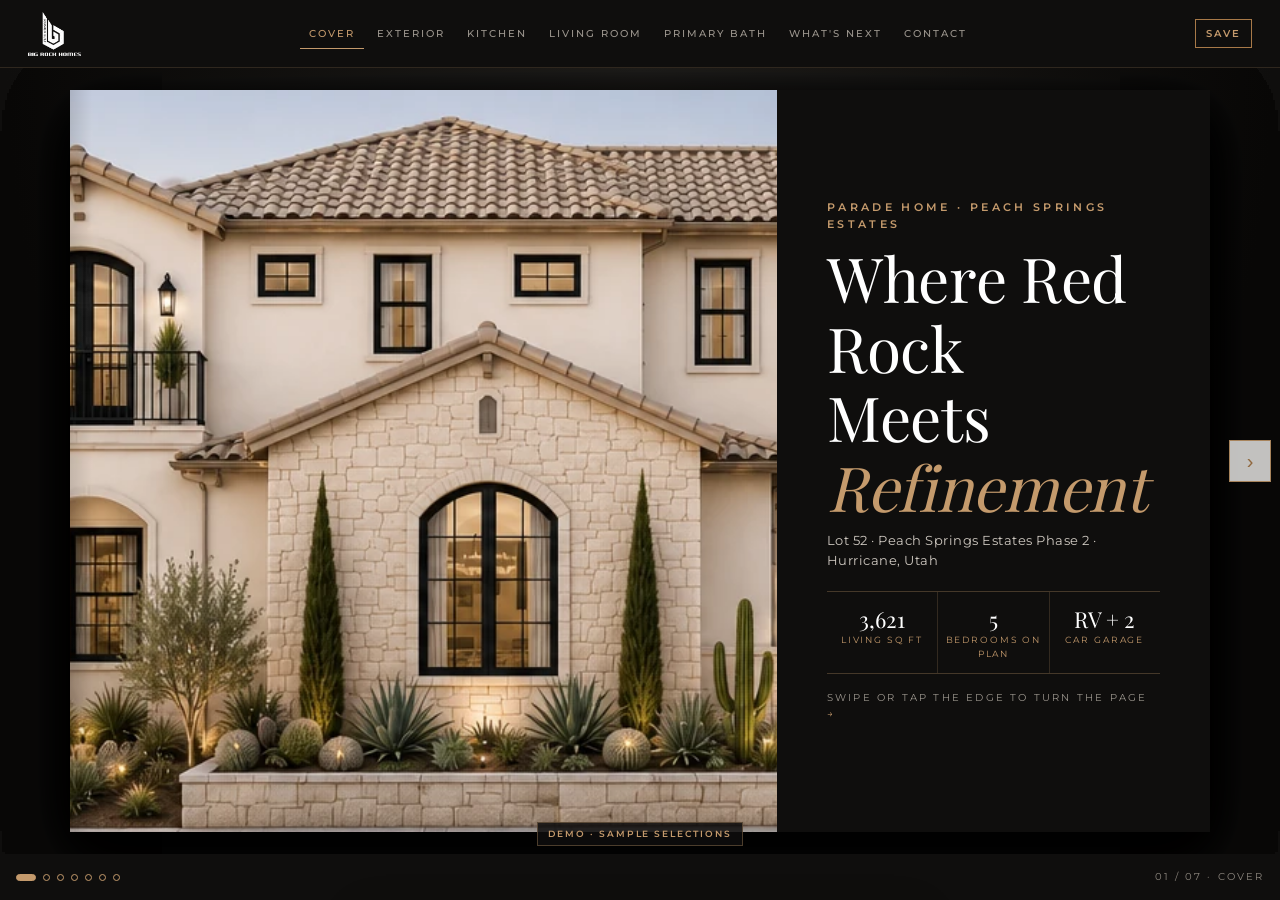
<file: index.html>
<!doctype html><html lang="en"><head>
<meta charset="utf-8"><meta name="viewport" content="width=device-width,initial-scale=1,viewport-fit=cover">
<meta name="robots" content="noindex,nofollow"><meta name="theme-color" content="#1C1B1A">
<title>Lot 52 Parade Home · Big Rock Homes · Selections Booklet</title>
<link rel="icon" href="assets/newlogoblack.webp"><link rel="stylesheet" href="css/book.css">
<!-- RETARGETING PLACEHOLDERS: INACTIVE. Enable only after Jacob approves, a cookie/privacy notice is live, and IDs are confirmed.
<script>!function(f,b,e,v,n,t,s){/* Meta Pixel base code */}(window,document,'script','https://connect.facebook.net/en_US/fbevents.js');fbq('init','META_PIXEL_ID_TBD');fbq('track','PageView');</script>
<script async src="https://www.googletagmanager.com/gtag/js?id=G-TBD"></script>
<script>window.dataLayer=window.dataLayer||[];function gtag(){dataLayer.push(arguments)}gtag('js',new Date());gtag('config','G-TBD');</script>
-->
</head><body>
<div class="demo-label">Demo · sample selections</div>
<div id="admin" class="admin" hidden></div>
<div id="app">
<header class="top"><img class="logo" src="assets/newlogowhite-trim.png" alt="Big Rock Homes"><nav class="index" id="index" aria-label="Rooms"></nav><button class="save" onclick="openLead('header')">Save</button></header>
<main class="stage"><div class="book" id="book" aria-live="polite"></div>
<button class="edge prev" id="prev" aria-label="Previous page"><span>&#8249;</span></button><button class="edge next" id="next" aria-label="Next page"><span>&#8250;</span></button></main>
<footer class="bar"><div class="dots" id="dots"></div><div class="pgno" id="pgno"></div></footer>
</div>
<template id="credits"><p class="credits">Presented by <a href="https://jacobmorleyrealestate.com" target="_blank" rel="noopener">Jacob Morley, Red Rock Real Estate</a>, your Southern Utah real estate resource. Built by Big Rock Homes. Brand colors, fonts and logo from <a href="https://bigrockhomesut.com/" target="_blank" rel="noopener">bigrockhomesut.com</a>. Interior selections are examples only. Price and Parade dates not yet confirmed. Privacy: this demo keeps form entries in your browser only; the live site may use cookies/pixels for ads, and a full privacy notice will be posted before launch.</p></template>
<script src="config.js"></script><script src="data/selections.js"></script><script src="js/lead.js"></script><script src="js/book.js"></script>
</body></html>
</file>
<file: css/book.css>
@font-face{font-family:"Playfair Display";src:url(../fonts/PlayfairDisplay.ttf);font-display:swap}
@font-face{font-family:Montserrat;src:url(../fonts/Montserrat.ttf);font-display:swap}
/* Blend: Big Rock bronze/sand/iron palette + Playfair/Montserrat (bigrockhomesut.com CSS) with the deep-black + warm-gold contrast and wide .2em tracking seen on jacobmorleyrealestate.com */
:root{--bronze:#A87948;--bl:#C49A6C;--bd:#855E35;--iron:#1C1B1A;--iron8:#3A3836;--ink:#0F0E0D;--sand:#E6E2DD;--sandl:#F5F4F2;--sandd:#D1CCC5;--paper:#FBFAF8;--topH:58px;--barH:46px}
*{box-sizing:border-box;margin:0;padding:0}
html,body{height:100%;overflow:hidden}
body{font-family:Montserrat,sans-serif;color:var(--iron);background:var(--ink);-webkit-font-smoothing:antialiased;-moz-osx-font-smoothing:grayscale;text-rendering:optimizeLegibility;line-height:1.6}
h1,h2,h3{font-family:"Playfair Display",serif;font-weight:400;line-height:1.12;letter-spacing:-.005em}
.eyebrow{font-size:10.5px;font-weight:600;letter-spacing:.32em;text-transform:uppercase;color:var(--bronze)}
.tag{display:inline-block;font:700 8.5px Montserrat;letter-spacing:.2em;text-transform:uppercase;border:1px solid var(--bronze);color:var(--bd);padding:3px 6px;vertical-align:middle;font-style:normal}
.tag.solid{background:var(--bronze);color:#fff}
.btn{display:inline-flex;align-items:center;justify-content:center;padding:14px 24px;font:500 11px Montserrat;letter-spacing:.2em;text-transform:uppercase;border:1px solid var(--iron);background:transparent;color:var(--iron);cursor:pointer;text-decoration:none;transition:.3s;border-radius:0}
.btn:hover{background:var(--iron);color:#fff}.btn.solid{background:var(--bronze);border-color:var(--bronze);color:#fff}.btn.solid:hover{background:var(--bd)}
.btn.ghost{border-color:rgba(255,255,255,.6);color:#fff}.btn.ghost:hover{background:#fff;color:var(--iron)}
.demo-label{position:fixed;left:0;right:0;margin:0 auto;width:max-content;bottom:calc(var(--barH) + 8px);z-index:90;background:rgba(15,14,13,.85);color:var(--bl);font-size:9px;letter-spacing:.22em;text-transform:uppercase;padding:4px 10px;font-weight:600;pointer-events:none;border:1px solid rgba(196,154,108,.35)}
#app{height:100%;display:flex;flex-direction:column}
.top{height:var(--topH);display:flex;align-items:center;gap:14px;padding:0 14px;background:var(--ink);color:#fff;border-bottom:1px solid rgba(196,154,108,.18);flex:0 0 auto}
.top .logo{height:36px;flex:0 0 auto}
.index{flex:1;display:flex;gap:4px;overflow-x:auto;scrollbar-width:none;mask-image:linear-gradient(90deg,transparent,#000 12px,#000 calc(100% - 12px),transparent)}
.index::-webkit-scrollbar{display:none}
.index button{flex:0 0 auto;background:none;border:none;color:#9b958d;font:500 10px Montserrat;letter-spacing:.2em;text-transform:uppercase;padding:8px 9px;cursor:pointer;border-bottom:1px solid transparent;transition:.3s}
.index button.on{color:var(--bl);border-bottom-color:var(--bl)}
.top .save{background:none;border:1px solid var(--bronze);color:var(--bl);font:600 9.5px Montserrat;letter-spacing:.2em;text-transform:uppercase;padding:8px 10px;cursor:pointer}
.stage{position:relative;flex:1;perspective:2400px;padding:10px;overflow:hidden;background:radial-gradient(ellipse at 50% 0,#24221f 0,var(--ink) 70%)}
.book{position:relative;height:100%;max-width:1180px;margin:0 auto}.book.flipping{transform-style:preserve-3d}
.leaf{position:absolute;inset:0;transform-origin:left center;transform:none}.flipping .leaf{transform-style:preserve-3d;transition:transform 1s cubic-bezier(.645,.045,.355,1)}
.flipping .leaf.turned{transform:rotateY(-178deg)}.book:not(.flipping) .leaf.turned{visibility:hidden}.book:not(.flipping) .backside{display:none}.leaf.gone{visibility:hidden}
.face{position:absolute;inset:0;overflow:hidden;background:var(--paper);box-shadow:0 20px 60px rgba(0,0,0,.45)}
.face.front:after{content:"";position:absolute;inset:0 auto 0 0;width:22px;background:linear-gradient(90deg,rgba(0,0,0,.12),transparent);pointer-events:none}
.leaf.turned .face.front:before{content:"";position:absolute;inset:0;background:linear-gradient(90deg,rgba(0,0,0,0),rgba(0,0,0,.25));z-index:3}
.flipping .face{backface-visibility:hidden;-webkit-backface-visibility:hidden}.flipping .backside{transform:rotateY(180deg)}.backside{background:var(--sand);display:flex;align-items:center;justify-content:center}.backside img{width:30%;opacity:.12}
.pg{height:100%}.scroll{height:100%;overflow-y:auto;-webkit-overflow-scrolling:touch;padding:34px 22px 70px;overscroll-behavior:contain}
.edge{position:absolute;top:10px;bottom:10px;width:14%;max-width:90px;z-index:20;background:none;border:none;cursor:pointer;color:var(--bronze);opacity:.0;transition:opacity .3s}
.edge span{display:inline-flex;width:42px;height:42px;align-items:center;justify-content:center;border:1px solid var(--bl);background:rgba(251,250,248,.9);font-size:20px}
.edge.prev{left:0}.edge.next{right:0;opacity:.85}.edge:disabled{display:none}
.edge.next span{animation:nudge 2.4s ease-in-out 1.2s 3}
@keyframes nudge{50%{transform:translateX(5px)}}
.bar{height:var(--barH);display:flex;align-items:center;justify-content:space-between;padding:0 16px;color:#8d877f;font-size:9.5px;letter-spacing:.22em;text-transform:uppercase;flex:0 0 auto}
.dots{display:flex;gap:7px}.dots button{width:7px;height:7px;border-radius:50%;border:1px solid var(--bl);background:none;padding:0;cursor:pointer;transition:.3s}.dots button.on{background:var(--bl);width:20px;border-radius:4px}
/* cover */
.cover{display:flex;flex-direction:column;background:var(--ink);color:#fff}
.cover-img{flex:1 1 52%;position:relative;overflow:hidden;background-color:#2a2724}.cover-img img,.room-photo img{position:absolute;inset:0;width:100%;height:100%;object-fit:cover;object-position:46% 45%;display:block}
.cover-txt{padding:26px 24px 30px;position:relative;background:var(--ink)}
.cover .eyebrow{color:var(--bl)}.cover h1{font-size:clamp(34px,9vw,62px);margin:10px 0 10px}.cover h1 em{color:var(--bl)}
.cover .addr{font-size:12.5px;color:#cfc9c1;letter-spacing:.04em}
.facts{display:flex;gap:0;margin:20px 0 16px;border-top:1px solid rgba(196,154,108,.3);border-bottom:1px solid rgba(196,154,108,.3)}
.facts div{flex:1;padding:12px 4px;text-align:center}.facts div+div{border-left:1px solid rgba(196,154,108,.2)}
.facts dt{font:400 22px "Playfair Display"}.facts dd{font-size:8.5px;letter-spacing:.22em;text-transform:uppercase;color:var(--bl)}
.hint{font-size:10px;letter-spacing:.22em;text-transform:uppercase;color:#9b958d}.hint span{color:var(--bl)}
/* room */
.room-head{max-width:760px;margin:0 auto 22px;text-align:center}.room-head h2{font-size:clamp(36px,9vw,58px);margin:8px 0 12px}
.sample-banner,.real-banner{font-size:11.5px;color:var(--iron8);letter-spacing:.02em}
.sample-banner{background:var(--sand);padding:8px 12px;display:inline-block}
.room-photo{max-width:1040px;margin:0 auto 22px;aspect-ratio:16/7;position:relative;overflow:hidden;background:var(--sand)}.room-photo img{object-position:center 40%}
.grid{list-style:none;display:grid;grid-template-columns:1fr 1fr;gap:22px 14px;max-width:1040px;margin:0 auto}
.item .ph{aspect-ratio:1/1;background:var(--sand);position:relative;display:flex;align-items:center;justify-content:center;text-align:center;overflow:hidden}.item .ph>img{position:absolute;inset:0;width:100%;height:100%;object-fit:cover;display:block}
.ph-empty{display:none}.ph.slot .ph-empty,.room-photo.slot .ph-empty{display:flex}.ph.slot,.room-photo.slot{background:linear-gradient(135deg,#f4efe8,#e9e1d6);box-shadow:inset 0 0 0 1px rgba(196,154,108,.35)}.ph-empty{flex-direction:column;align-items:center;gap:10px;color:var(--bronze)}.ph-empty em{font:600 8.5px/1.8 Montserrat;font-style:normal;letter-spacing:.24em;text-transform:uppercase;color:var(--bd)}.room-photo .ph-empty{position:absolute;inset:0;justify-content:center}
.item .ph i{position:absolute;top:8px;left:8px;z-index:2}
.meta{padding-top:10px}.cat{font-size:9px;font-weight:600;letter-spacing:.28em;text-transform:uppercase;color:var(--bronze)}
.meta h3{font-size:16px;margin:3px 0 2px}.brand{font-size:11.5px;color:#6e6861}
.room-cta{display:flex;gap:10px;justify-content:center;flex-wrap:wrap;margin:34px auto 0}
/* back pages */
.back h2{font-size:clamp(28px,7vw,46px);margin:8px 0 22px;max-width:720px}
.back .scroll{max-width:none}.back .scroll>*{max-width:980px;margin-left:auto;margin-right:auto}
.next{list-style:none;display:grid;gap:0;counter-reset:n}
.next li{counter-increment:n;padding:20px 0 20px 46px;border-top:1px solid var(--sandd);position:relative}
.next li:before{content:counter(n,decimal-leading-zero);position:absolute;left:0;top:20px;font:400 22px "Playfair Display";color:var(--bronze)}
.next h3{font-size:20px}.next p{font-size:12.5px;color:var(--iron8);margin:4px 0 8px}
.next li.soft{background:var(--sand);padding-right:16px;border-top:none}.next li.soft:before{left:12px}.next li.soft{padding-left:58px}
.link{background:none;border:none;padding:0;font:600 10px Montserrat;letter-spacing:.22em;text-transform:uppercase;color:var(--iron);text-decoration:none;border-bottom:1px solid var(--bronze);cursor:pointer}
.dark .face,.pg.dark{background:var(--ink);color:#fff}
.center{text-align:center}.clogo{width:120px;margin:10px auto 14px;display:block}
.tagline{font:italic 400 15px "Playfair Display";color:var(--bl)}
.dark h2{margin:18px auto 14px}.lede{font-size:13.5px;color:#cfc9c1;max-width:540px;margin:0 auto}
.textin{margin-top:22px;font-size:12px;color:#cfc9c1;letter-spacing:.06em}.textin b{color:#fff}
.credits{margin-top:30px;font-size:10px;color:#8d877f;line-height:1.7;max-width:620px!important}.credits a{color:var(--bl)}
.admin{padding:20px;font-size:12px;height:100%;overflow:auto;background:var(--sandl)}.admin pre{background:#fff;border:1px solid var(--sandd);padding:12px;white-space:pre-wrap;margin:8px 0}
@media(min-width:760px){:root{--topH:68px}.top{padding:0 28px}.top .logo{height:44px}.index{justify-content:center}
 .stage{padding:22px 70px}.edge{opacity:.85;width:70px}.edge.prev{opacity:.85}
 .scroll{padding:56px 60px 80px}.grid{grid-template-columns:repeat(4,1fr);gap:34px 22px}
 .cover{flex-direction:row}.cover-img{flex:1 1 62%}.cover-txt{flex:0 0 38%;display:flex;flex-direction:column;justify-content:center;padding:50px}
 .next{grid-template-columns:1fr 1fr;column-gap:40px}}
/* sheet */
.scrim{position:fixed;inset:0;background:rgba(28,27,26,.45);opacity:0;pointer-events:none;transition:.3s;z-index:50}
.sheet{position:fixed;left:0;right:0;bottom:0;z-index:60;background:var(--sandl);transform:translateY(105%);transition:transform .4s cubic-bezier(.2,.8,.2,1);padding:10px 22px 22px;max-height:92vh;overflow:auto;max-width:560px;margin:0 auto;box-shadow:0 -10px 40px rgba(0,0,0,.2)}
.open .scrim{opacity:1;pointer-events:auto}.open .sheet{transform:none}
.grab{width:40px;height:4px;background:var(--sandd);margin:4px auto 12px}
.sheet .x{position:absolute;right:12px;top:10px;border:none;background:none;font-size:24px;cursor:pointer;color:var(--iron8)}
.sheet h3{font-size:24px;margin:4px 0 4px}.sheet .sub{font-size:12.5px;color:var(--iron8);margin-bottom:12px}
.sheet label{display:block;font-size:10px;letter-spacing:.2em;text-transform:uppercase;font-weight:600;margin:10px 0 4px}
.sheet input[type=text],.sheet input[type=tel],.sheet input[type=email],.sheet select{width:100%;padding:11px 12px;border:1px solid var(--sandd);background:#fff;font:14px Montserrat;border-radius:0}
.row2{display:grid;grid-template-columns:1fr 1fr;gap:10px}
.consent{display:flex;gap:10px;align-items:flex-start;font-size:10.5px;line-height:1.45;color:var(--iron8);margin:14px 0}
.consent input{margin-top:3px;accent-color:var(--bronze);flex:0 0 auto}
.sheet .btn{width:100%}.later{display:block;text-align:center;font-size:11px;margin-top:10px;color:#8a837b;cursor:pointer;background:none;border:none;width:100%;letter-spacing:.1em}
.err{color:#9b2c1f;font-size:11px;min-height:14px}
.admin{padding:20px;font-size:12px}.admin pre{background:#fff;border:1px solid var(--sandd);padding:12px;overflow:auto;white-space:pre-wrap;margin:8px 0}
.demo-label{white-space:nowrap}
.edge{display:flex;align-items:center;justify-content:center;top:40%;bottom:auto;height:20%;width:44px}
.edge.next{right:4px}.edge.prev{left:4px}
@media(min-width:760px){.edge{width:60px;top:10px;bottom:10px;height:auto}.edge.next{right:0}.edge.prev{left:0}}

.notrans .leaf{transition:none!important}
.flat .leaf.turned{visibility:hidden}.flat .backside{display:none}.flat .leaf.fadein{animation:fade2d .45s ease-out}@keyframes fade2d{from{opacity:.001}to{opacity:1}}
@media (prefers-reduced-motion:reduce){.flat .leaf.fadein{animation-duration:.01s}}
</file>
